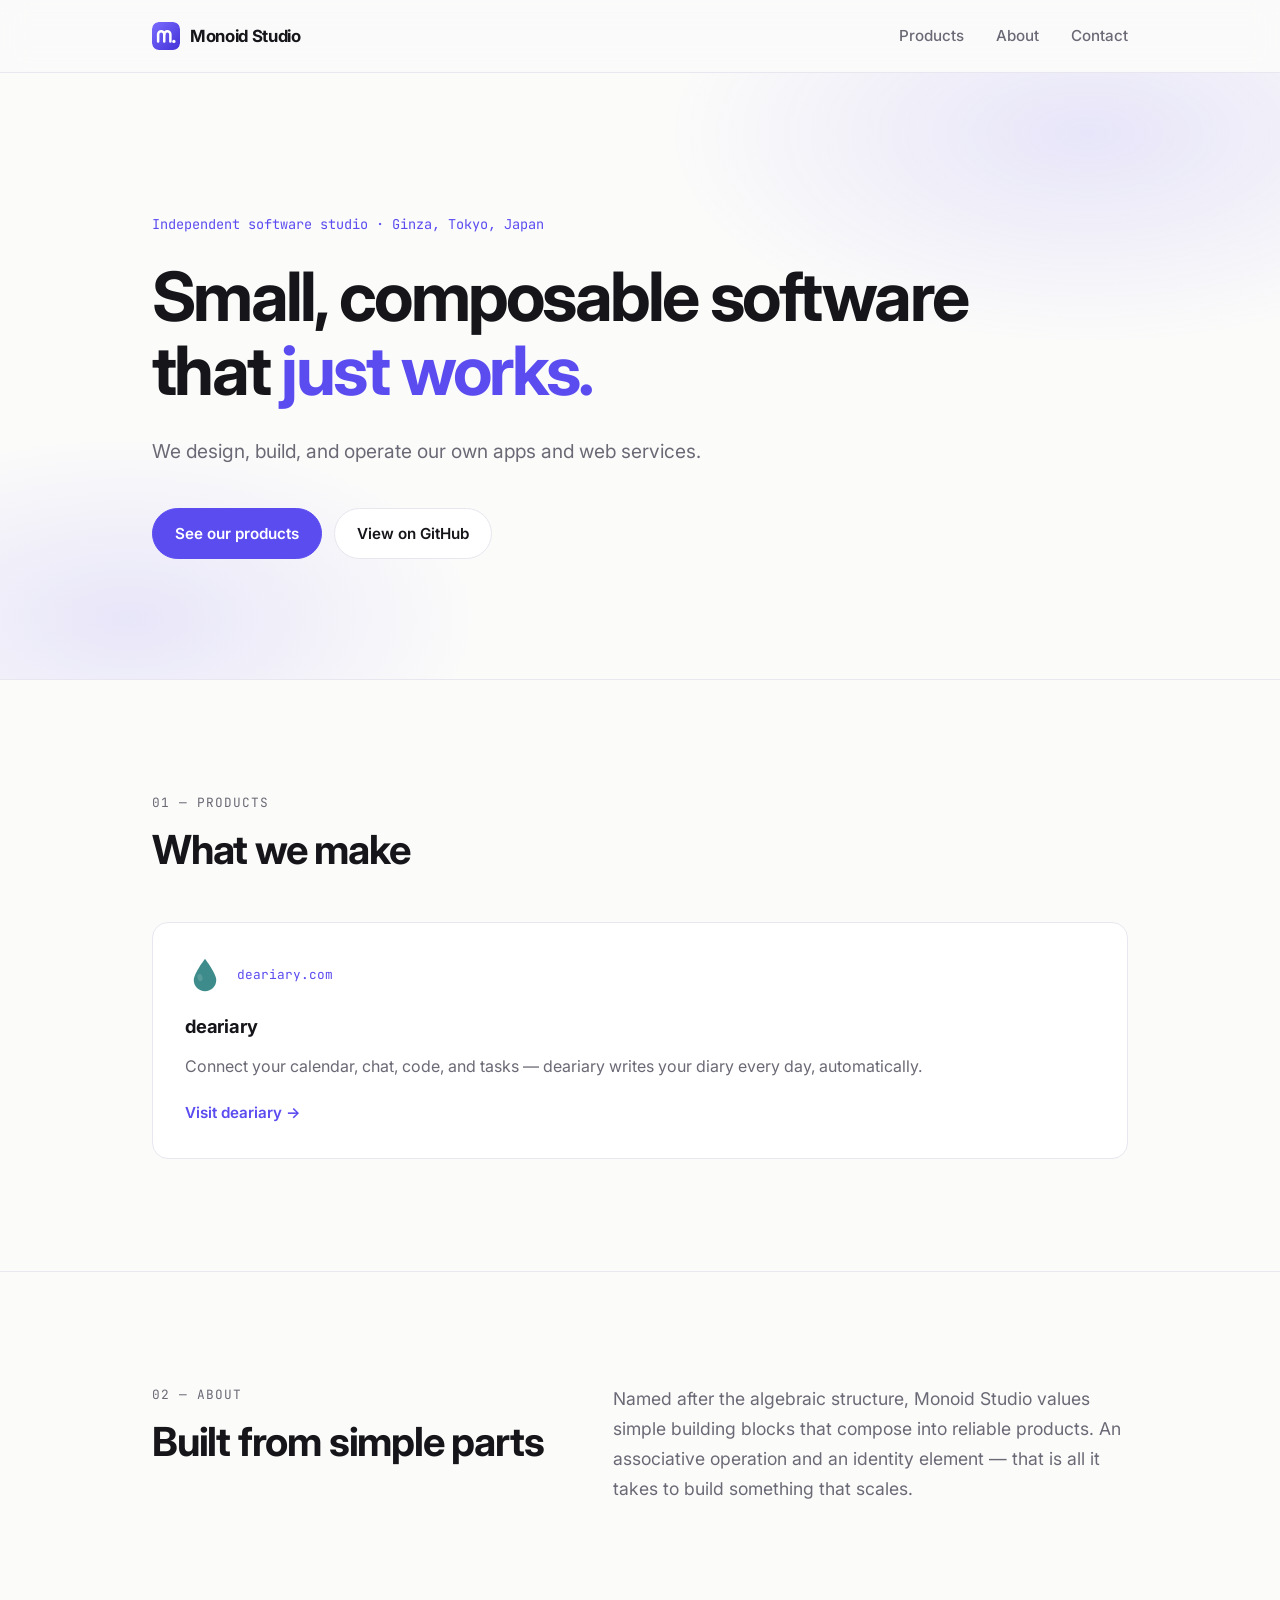
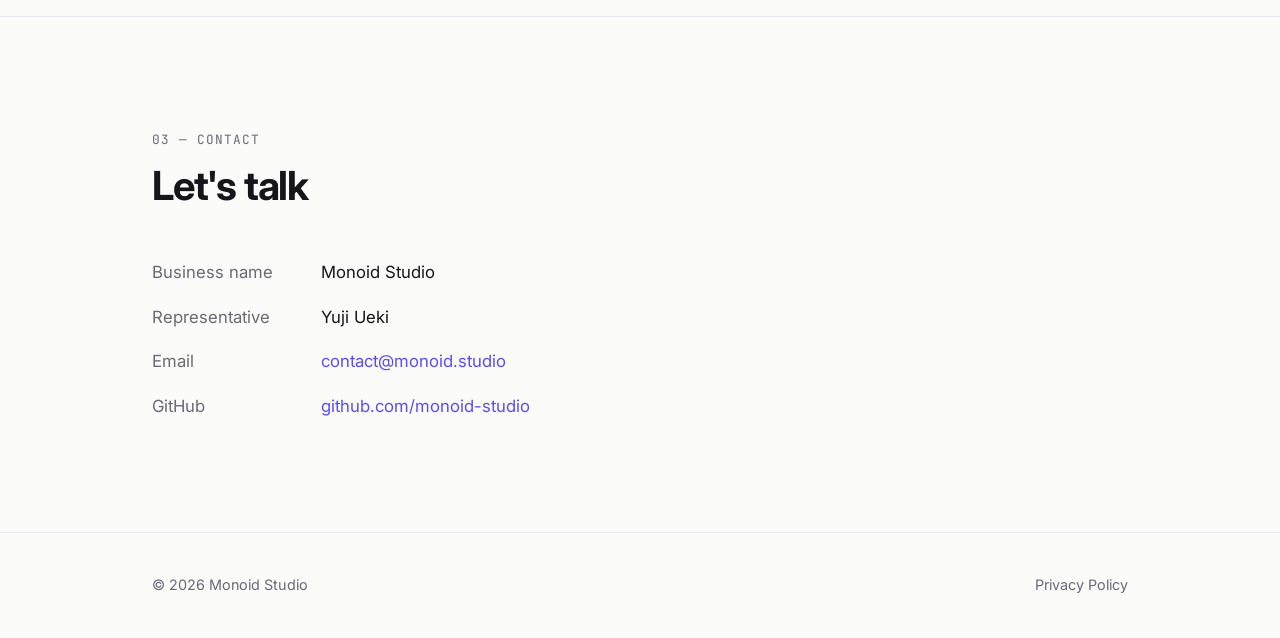
<file: index.html>
<!doctype html>
<html lang="en">
<head>
  <meta charset="utf-8">
  <meta name="viewport" content="width=device-width, initial-scale=1">
  <title>Monoid Studio</title>
  <meta name="description" content="Monoid Studio is an independent software studio building apps and web services.">
  <link rel="preconnect" href="https://fonts.googleapis.com">
  <link rel="preconnect" href="https://fonts.gstatic.com" crossorigin>
  <link rel="stylesheet" href="https://fonts.googleapis.com/css2?family=Inter:wght@400;500;600;700&family=JetBrains+Mono:wght@500&display=swap">
  <link rel="icon" href="/logo.svg" type="image/svg+xml">
  <link rel="apple-touch-icon" href="/apple-touch-icon.png">
  <meta property="og:image" content="https://monoid.studio/logo.png">
  <link rel="stylesheet" href="style.css">
</head>
<body>
  <header class="site-header">
    <div class="container header-inner">
      <a class="logo" href="/"><img class="logo-mark" src="/logo.svg" alt="" width="28" height="28">Monoid Studio</a>
      <nav><a href="#products">Products</a><a href="#about">About</a><a href="#contact">Contact</a></nav>
    </div>
  </header>

  <main>
    <section class="hero">
      <div class="container">
        <p class="eyebrow">Independent software studio · Ginza, Tokyo, Japan</p>
        <h1>Small, composable software<br>that <span class="accent">just works.</span></h1>
        <p class="lead">We design, build, and operate our own apps and web services.</p>
        <div class="actions">
          <a class="button primary" href="#products">See our products</a>
          <a class="button" href="https://github.com/monoid-studio">View on GitHub</a>
        </div>
      </div>
    </section>

    <section id="products" class="section">
      <div class="container">
        <p class="section-label">01 — Products</p>
        <h2>What we make</h2>
        <div class="cards">
          <article><div class="product-head"><img class="product-icon" src="/deariary.svg" alt="" width="40" height="40"><span class="card-num">deariary.com</span></div><h3>deariary</h3><p>Connect your calendar, chat, code, and tasks — deariary writes your diary every day, automatically.</p><a class="card-link" href="https://deariary.com">Visit deariary &rarr;</a></article>
        </div>
      </div>
    </section>

    <section id="about" class="section">
      <div class="container two-col">
        <div>
          <p class="section-label">02 — About</p>
          <h2>Built from simple parts</h2>
        </div>
        <p class="muted">Named after the algebraic structure, Monoid Studio values simple building blocks that compose into reliable products. An associative operation and an identity element — that is all it takes to build something that scales.</p>
      </div>
    </section>

    <section id="contact" class="section">
      <div class="container">
        <p class="section-label">03 — Contact</p>
        <h2>Let's talk</h2>
        <dl class="info">
          <dt>Business name</dt><dd>Monoid Studio</dd>
          <dt>Representative</dt><dd>Yuji Ueki</dd>
          <dt>Email</dt><dd><a href="mailto:contact@monoid.studio">contact@monoid.studio</a></dd>
          <dt>GitHub</dt><dd><a href="https://github.com/monoid-studio">github.com/monoid-studio</a></dd>
        </dl>
      </div>
    </section>
  </main>

  <footer class="site-footer">
    <div class="container footer-inner">
      <span>&copy; 2026 Monoid Studio</span>
      <a href="privacy.html">Privacy Policy</a>
    </div>
  </footer>
</body>
</html>
</file>
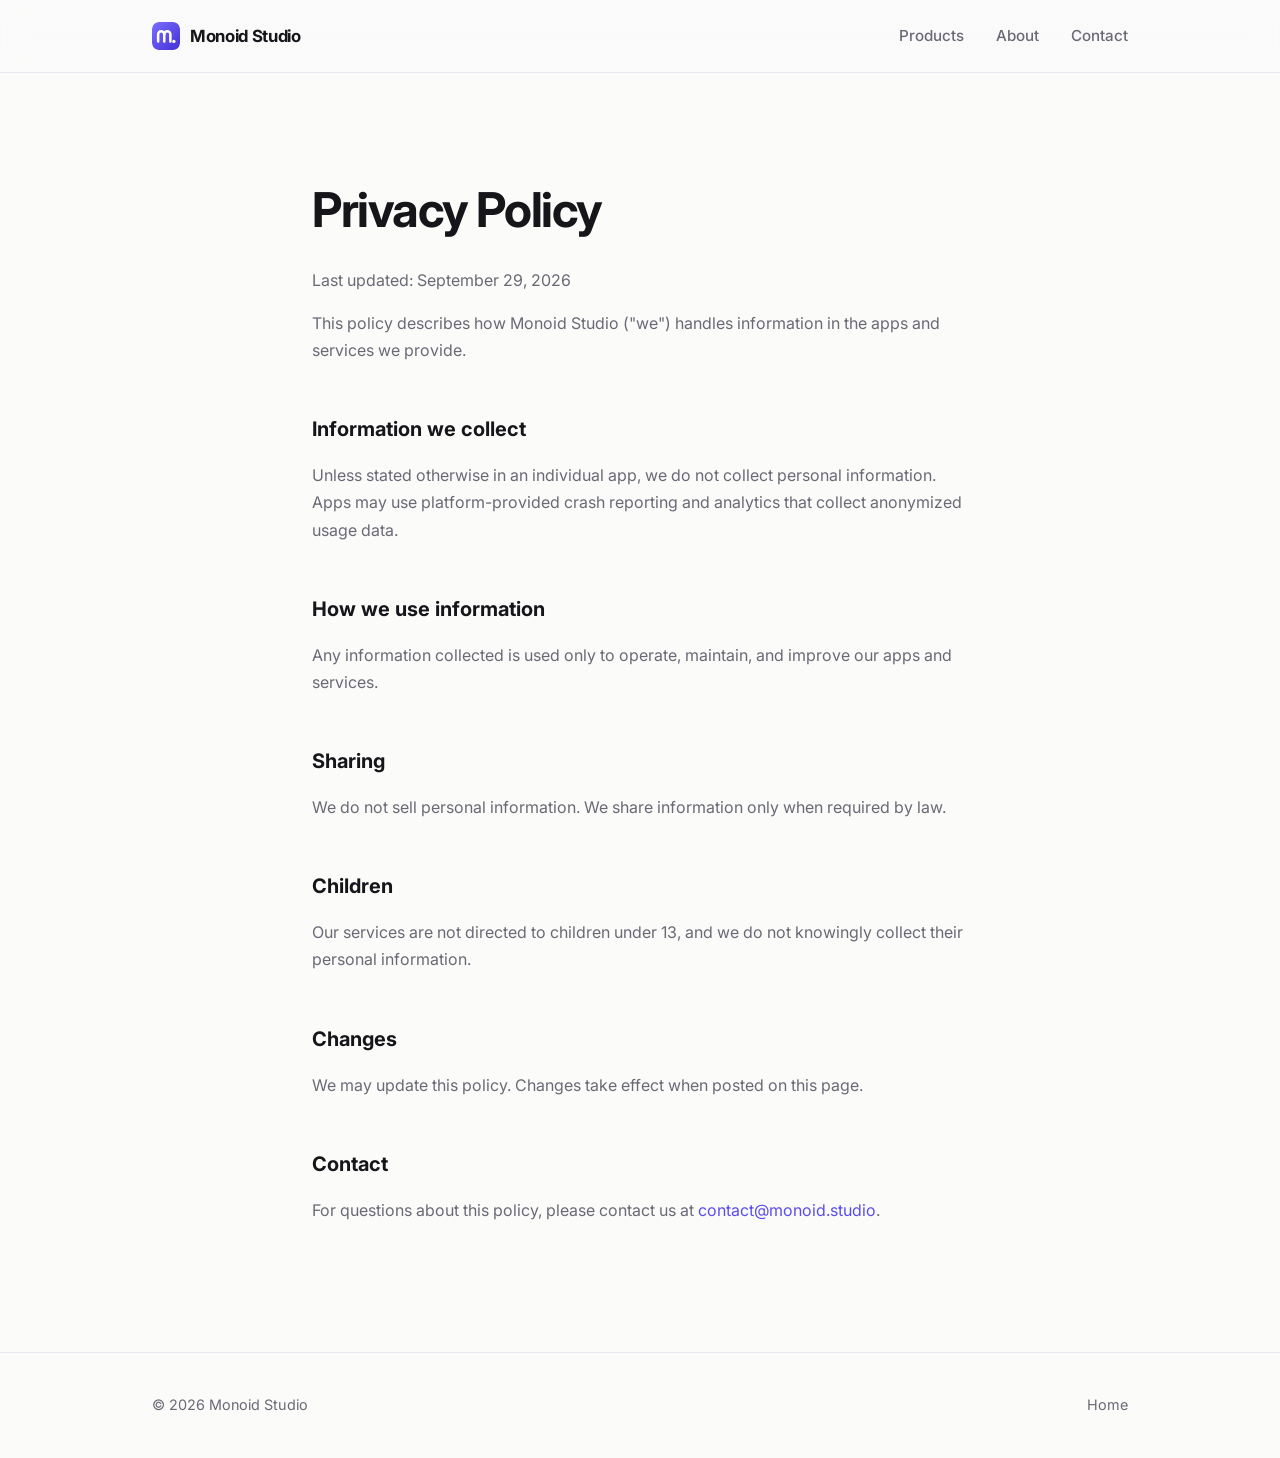
<file: privacy.html>
<!doctype html>
<html lang="en">
<head>
  <meta charset="utf-8">
  <meta name="viewport" content="width=device-width, initial-scale=1">
  <title>Privacy Policy – Monoid Studio</title>
  <link rel="preconnect" href="https://fonts.googleapis.com">
  <link rel="preconnect" href="https://fonts.gstatic.com" crossorigin>
  <link rel="stylesheet" href="https://fonts.googleapis.com/css2?family=Inter:wght@400;500;600;700&family=JetBrains+Mono:wght@500&display=swap">
  <link rel="icon" href="/logo.svg" type="image/svg+xml">
  <link rel="apple-touch-icon" href="/apple-touch-icon.png">
  <meta property="og:image" content="https://monoid.studio/logo.png">
  <link rel="stylesheet" href="style.css">
</head>
<body>
  <header class="site-header">
    <div class="container header-inner">
      <a class="logo" href="/"><img class="logo-mark" src="/logo.svg" alt="" width="28" height="28">Monoid Studio</a>
      <nav><a href="/#products">Products</a><a href="/#about">About</a><a href="/#contact">Contact</a></nav>
    </div>
  </header>

  <main class="container prose">
    <h1>Privacy Policy</h1>
    <p>Last updated: September 29, 2026</p>
    <p>This policy describes how Monoid Studio ("we") handles information in the apps and services we provide.</p>

    <h2>Information we collect</h2>
    <p>Unless stated otherwise in an individual app, we do not collect personal information. Apps may use platform-provided crash reporting and analytics that collect anonymized usage data.</p>

    <h2>How we use information</h2>
    <p>Any information collected is used only to operate, maintain, and improve our apps and services.</p>

    <h2>Sharing</h2>
    <p>We do not sell personal information. We share information only when required by law.</p>

    <h2>Children</h2>
    <p>Our services are not directed to children under 13, and we do not knowingly collect their personal information.</p>

    <h2>Changes</h2>
    <p>We may update this policy. Changes take effect when posted on this page.</p>

    <h2>Contact</h2>
    <p>For questions about this policy, please contact us at <a href="mailto:contact@monoid.studio">contact@monoid.studio</a>.</p>
  </main>

  <footer class="site-footer">
    <div class="container footer-inner">
      <span>&copy; 2026 Monoid Studio</span>
      <a href="/">Home</a>
    </div>
  </footer>
</body>
</html>
</file>
<file: style.css>
:root {
  --bg: #fbfbfa;
  --fg: #16151a;
  --muted: #6b6975;
  --line: #e8e6ee;
  --card: #ffffff;
  --accent: #5b4cf0;
  --accent-soft: rgba(91, 76, 240, 0.12);
  --header-bg: rgba(251, 251, 250, 0.8);
}

@media (prefers-color-scheme: dark) {
  :root {
    --bg: #0d0c11;
    --fg: #f3f2f7;
    --muted: #9d9aab;
    --line: #25232e;
    --card: #15141b;
    --accent: #8b80ff;
    --accent-soft: rgba(139, 128, 255, 0.16);
    --header-bg: rgba(13, 12, 17, 0.75);
  }
}

* { box-sizing: border-box; }

html { scroll-behavior: smooth; scroll-padding-top: 88px; }

body {
  margin: 0;
  background: var(--bg);
  color: var(--fg);
  font: 16px/1.7 "Inter", system-ui, -apple-system, "Segoe UI", sans-serif;
  -webkit-font-smoothing: antialiased;
}

a { color: var(--accent); text-decoration: none; }
a:hover { text-decoration: underline; }

.container { max-width: 1040px; margin: 0 auto; padding: 0 32px; }

/* Header */
.site-header {
  position: sticky; top: 0; z-index: 10;
  background: var(--header-bg);
  backdrop-filter: saturate(180%) blur(12px);
  -webkit-backdrop-filter: saturate(180%) blur(12px);
  border-bottom: 1px solid var(--line);
}
.header-inner { display: flex; justify-content: space-between; align-items: center; height: 72px; }
.logo { white-space: nowrap; display: flex; align-items: center; gap: 10px; color: var(--fg); font-weight: 700; font-size: 1.05rem; letter-spacing: -0.02em; }
.logo:hover { text-decoration: none; }
.logo-mark { display: block; border-radius: 7px; }
nav { display: flex; gap: 32px; }
nav a { color: var(--muted); font-size: 0.95rem; font-weight: 500; }
nav a:hover { color: var(--fg); text-decoration: none; }

/* Hero */
.hero {
  padding: 140px 0 120px;
  background:
    radial-gradient(600px 300px at 85% 10%, var(--accent-soft), transparent 70%),
    radial-gradient(500px 260px at 10% 90%, var(--accent-soft), transparent 70%);
}
.eyebrow { font-family: "JetBrains Mono", monospace; font-size: 0.85rem; color: var(--accent); margin: 0 0 24px; }
.hero h1 { font-size: clamp(2.4rem, 6.5vw, 4.25rem); line-height: 1.08; letter-spacing: -0.04em; margin: 0 0 28px; font-weight: 700; }
.accent { color: var(--accent); }
.lead { color: var(--muted); font-size: 1.2rem; max-width: 560px; margin: 0 0 40px; }
.actions { display: flex; gap: 12px; flex-wrap: wrap; }
.button {
  display: inline-block; padding: 12px 22px; border-radius: 999px;
  border: 1px solid var(--line); background: var(--card); color: var(--fg);
  font-weight: 600; font-size: 0.95rem; transition: transform 0.15s, border-color 0.15s;
}
.button:hover { text-decoration: none; transform: translateY(-1px); border-color: var(--muted); }
.button.primary { background: var(--accent); border-color: var(--accent); color: #fff; }

/* Sections */
.section { padding: 112px 0; border-top: 1px solid var(--line); }
.section-label { font-family: "JetBrains Mono", monospace; font-size: 0.8rem; color: var(--muted); margin: 0 0 12px; text-transform: uppercase; letter-spacing: 0.08em; }
.section h2 { font-size: clamp(1.75rem, 4vw, 2.5rem); letter-spacing: -0.03em; line-height: 1.2; margin: 0 0 48px; }
.muted { color: var(--muted); font-size: 1.1rem; margin: 0; }
.two-col { display: grid; grid-template-columns: 1fr 1.3fr; gap: 64px; align-items: start; }
.two-col h2 { margin-bottom: 0; }

.cards { display: grid; grid-template-columns: repeat(auto-fit, minmax(260px, 1fr)); gap: 20px; }
.cards article {
  background: var(--card); border: 1px solid var(--line); border-radius: 16px; padding: 32px;
  transition: border-color 0.2s, transform 0.2s;
}
.cards article:hover { border-color: var(--accent); transform: translateY(-2px); }
.card-num { font-family: "JetBrains Mono", monospace; font-size: 0.8rem; color: var(--accent); }
.cards h3 { margin: 16px 0 10px; font-size: 1.15rem; letter-spacing: -0.01em; }
.cards p { margin: 0; color: var(--muted); }
.product-head { display: flex; align-items: center; gap: 12px; }
.product-icon { display: block; }
.card-link { display: inline-block; margin-top: 20px; font-weight: 600; font-size: 0.95rem; }

.info { display: grid; grid-template-columns: max-content 1fr; gap: 16px 48px; margin: 0; font-size: 1.05rem; }
.info dt { color: var(--muted); }
.info dd { margin: 0; }

/* Privacy page */
.prose { max-width: 720px; padding-top: 96px; padding-bottom: 112px; }
.prose h1 { font-size: clamp(2rem, 5vw, 3rem); letter-spacing: -0.03em; margin: 0 0 8px; }
.prose h2 { font-size: 1.25rem; margin: 48px 0 12px; }
.prose p { color: var(--muted); }

/* Footer */
.site-footer { border-top: 1px solid var(--line); color: var(--muted); font-size: 0.9rem; }
.footer-inner { display: flex; justify-content: space-between; padding-top: 40px; padding-bottom: 40px; }
.footer-inner a { color: var(--muted); }

@media (max-width: 640px) {
  .container { padding: 0 20px; }
  .header-inner { height: 64px; }
  nav { gap: 16px; }
  nav a:not(:last-child) { display: none; }
  nav a { font-size: 0.875rem; }
  .hero { padding: 88px 0 80px; }
  .section { padding: 80px 0; }
  .two-col { grid-template-columns: 1fr; gap: 24px; }
  .info { grid-template-columns: 1fr; gap: 4px; }
  .info dd { margin-bottom: 16px; }
  .footer-inner { flex-direction: column; gap: 8px; }
}
</file>
